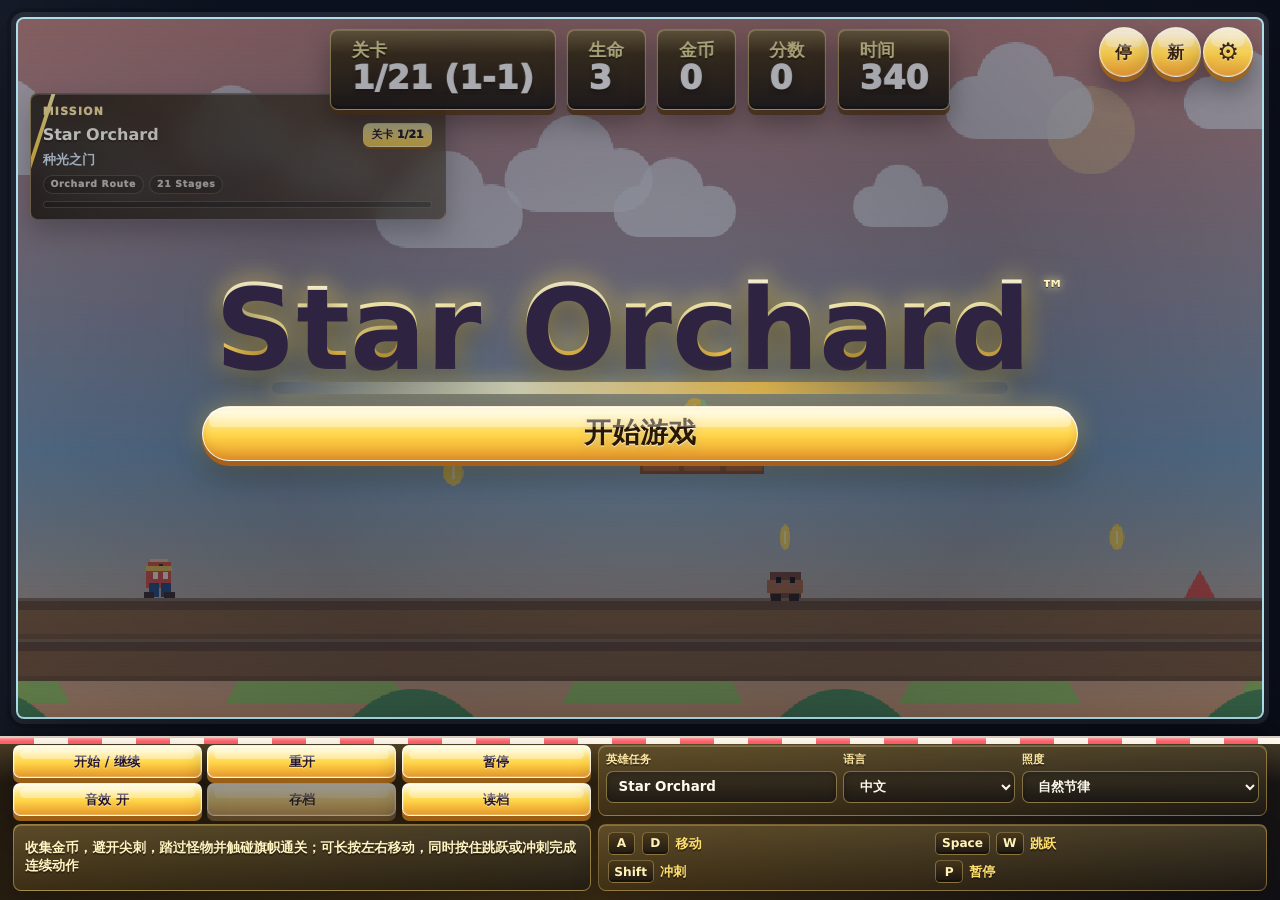
<file: manual-build/asset-stage/assets/game/index.html>
<!doctype html>
<html lang="zh-CN">
  <head>
    <meta charset="utf-8">
    <meta name="viewport" content="width=device-width, initial-scale=1, minimum-scale=1, maximum-scale=1, user-scalable=no, viewport-fit=cover">
    <title>Star Orchard Platformer</title>
    <link rel="stylesheet" href="styles.css">
  </head>
  <body>
    <main class="shell" aria-label="Star Orchard Platformer">
      <section class="game-wrap" aria-label="Game stage">
        <div class="stage-frame">
          <canvas id="game" width="960" height="540" aria-label="Side-scrolling platform game canvas"></canvas>
          <div class="mission-dock" aria-label="Mission status">
            <span class="chapter-eyebrow" data-i18n="missionEyebrow">Mission</span>
            <div class="mission-heading">
              <strong id="questTitle">Star Orchard</strong>
              <span id="levelBadge" class="level-badge">Level 1/21</span>
            </div>
            <span class="chapter-name" id="chapterText">The orchard gate is waiting.</span>
            <div class="mission-meta" aria-hidden="true">
              <span data-i18n="routeLabel">ORCHARD ROUTE</span>
              <span data-i18n="stageCount">21 STAGES</span>
            </div>
            <div class="chapter-progress" aria-hidden="true">
              <span id="chapterProgress"></span>
            </div>
          </div>
          <div class="hud-strip" aria-label="Game status">
            <div class="stat-card"><span data-i18n="hudLevel">Level</span><strong id="levelText">1</strong></div>
            <div class="stat-card"><span data-i18n="hudLives">Lives</span><strong id="livesText">3</strong></div>
            <div class="stat-card"><span data-i18n="hudCoins">Coins</span><strong id="coinsText">0</strong></div>
            <div class="stat-card"><span data-i18n="hudScore">Score</span><strong id="scoreText">0</strong></div>
            <div class="stat-card wide"><span data-i18n="hudTime">Time</span><strong id="timeText">0</strong></div>
          </div>
          <button id="systemBtn" class="system-btn" type="button" data-i18n="systemBtn">系统设置</button>
          <div class="quick-actions" aria-label="Quick game actions">
            <button id="quickPauseBtn" class="quick-action" type="button" data-i18n="quickPauseBtn">P</button>
            <button id="quickRestartBtn" class="quick-action" type="button" data-i18n="quickRestartBtn">R</button>
            <button id="quickSaveBtn" class="quick-action save-only" type="button" data-i18n="quickSaveBtn">S</button>
            <button id="quickLoadBtn" class="quick-action save-only" type="button" data-i18n="quickLoadBtn">L</button>
          </div>
          <div id="overlay" class="overlay">
            <h1 class="brand-mark" aria-label="Star Orchard™️">
              <span class="brand-name">Star Orchard</span><span class="brand-tm" aria-hidden="true">™</span>
            </h1>
            <button id="overlayText" class="overlay-start" type="button">开始游戏</button>
          </div>
          <div id="playHint" class="play-hint" aria-live="polite"></div>
          <div class="touch-controls" aria-label="Touch game controls">
            <div class="touch-cluster move-cluster">
              <button id="touchLeft" class="touch-btn" type="button" aria-label="Move left">‹</button>
              <button id="touchRight" class="touch-btn" type="button" aria-label="Move right">›</button>
            </div>
            <div class="touch-cluster action-cluster">
              <button id="touchDash" class="touch-btn small" type="button" aria-label="Dash"><span class="touch-symbol">D</span><span class="touch-hint" data-touch-label="dash">冲刺</span></button>
              <button id="touchJump" class="touch-btn primary" type="button" aria-label="Jump"><span class="touch-symbol">J</span><span class="touch-hint" data-touch-label="jump">跳跃</span></button>
            </div>
          </div>
          <div id="systemModal" class="system-modal hidden" role="dialog" aria-modal="true" aria-labelledby="systemTitle">
            <div class="system-sheet">
              <div class="system-head">
                <h2 id="systemTitle" data-i18n="systemTitle">系统设置</h2>
                <button id="systemCloseBtn" class="icon-btn" type="button" aria-label="Close">×</button>
              </div>
              <div class="system-grid">
                <label class="system-section">
                  <span data-i18n="languageLabel">Language</span>
                  <select id="systemLanguageSelect">
                    <option value="zh">简体中文</option>
                    <option value="zhHK">中文古体</option>
                    <option value="en">English</option>
                    <option value="fr">Français</option>
                    <option value="es">Español</option>
                    <option value="ru">Русский</option>
                    <option value="ar">العربية</option>
                    <option value="ja">日本語</option>
                    <option value="de">Deutsch</option>
                  </select>
                </label>
                <label class="system-section">
                  <span data-i18n="lightLabel">光照</span>
                  <select id="systemLightSelect">
                    <option value="auto" data-i18n="lightAuto">自然节律</option>
                    <option value="dawn" data-i18n="lightDawn">清晨</option>
                    <option value="day" data-i18n="lightDay">白昼</option>
                    <option value="dusk" data-i18n="lightDusk">傍晚</option>
                    <option value="night" data-i18n="lightNight">夜晚</option>
                  </select>
                </label>
                <label class="system-section">
                  <span data-i18n="weatherLabel">天气</span>
                  <select id="weatherSelect">
                    <option value="auto" data-i18n="weatherAuto">自然节律</option>
                    <option value="sunny" data-i18n="weatherSunny">晴天</option>
                    <option value="cloudy" data-i18n="weatherCloudy">多云</option>
                    <option value="rain" data-i18n="weatherRain">雨天</option>
                    <option value="storm" data-i18n="weatherStorm">雷电</option>
                  </select>
                </label>
                <label class="system-section">
                  <span data-i18n="levelSelectLabel">关卡</span>
                  <select id="levelSelect"></select>
                  <small id="levelLockText" class="system-note" data-i18n="levelLocked">通过前十关后开启选关。</small>
                </label>
              </div>
            </div>
          </div>
        </div>
      </section>

      <section class="panel" aria-label="Game controls and settings">
        <div class="controls">
          <button id="startBtn" type="button" data-i18n="startBtn">Start / Continue</button>
          <button id="restartBtn" type="button" data-i18n="restartBtn">Restart</button>
          <button id="pauseBtn" type="button" data-i18n="pauseBtn">Pause</button>
          <button id="soundBtn" type="button" aria-pressed="true" data-i18n="soundOn">Sound On</button>
          <button id="saveBtn" type="button" data-i18n="saveBtn">Save</button>
          <button id="loadBtn" type="button" data-i18n="loadBtn">Load</button>
        </div>

        <form class="settings" aria-label="Settings">
          <label>
            <span data-i18n="heroLabel">Hero quest</span>
            <input id="heroNameInput" maxlength="28" autocomplete="off" value="Star Orchard">
          </label>
          <label>
            <span data-i18n="languageLabel">Language</span>
            <select id="languageSelect">
              <option value="zh">中文</option>
              <option value="en">English</option>
              <option value="fr">Francais</option>
              <option value="es">Espanol</option>
              <option value="ru">Русский</option>
              <option value="ar">العربية</option>
            </select>
          </label>
          <label>
            <span data-i18n="lightLabel">Brightness</span>
            <select id="lightSelect">
              <option value="auto" data-i18n="lightAuto">Natural cycle</option>
              <option value="day" data-i18n="lightDay">Day</option>
              <option value="night" data-i18n="lightNight">Night</option>
            </select>
          </label>
        </form>

        <div class="cue-feed" id="cueFeed" aria-live="polite">Collect coins, avoid thorns, stomp enemies, and touch the flag.</div>
        <div class="control-map" aria-label="Keyboard controls">
          <span><kbd>A</kbd><kbd>D</kbd><b data-i18n="moveHint">Move</b></span>
          <span><kbd>Space</kbd><kbd>W</kbd><b data-i18n="jumpHint">Jump</b></span>
          <span><kbd>Shift</kbd><b data-i18n="dashHint">Dash</b></span>
          <span><kbd>P</kbd><b data-i18n="pauseHint">Pause</b></span>
        </div>
      </section>
    </main>
    <script src="game.js"></script>
  </body>
</html>
</file>
<file: manual-build/asset-stage/assets/game/styles.css>
:root {
  color-scheme: dark;
  --text: #fff8dd;
  --muted: #e2d0a7;
  --panel: #221a10;
  --panel-2: #3a2b14;
  --panel-3: #111014;
  --line: rgba(255, 215, 111, 0.34);
  --line-strong: rgba(255, 227, 142, 0.72);
  --gold: #ffd447;
  --gold-soft: #fff1a8;
  --gold-mid: #dca437;
  --gold-deep: #9d6217;
  --coral: #f3a64c;
  --mint: #e8c45a;
  --blue: #b7892f;
  --divider-warm: #ff5f68;
  --divider-light: #fff7ea;
  --shadow: rgba(4, 7, 16, 0.42);
  --ink-shadow: 0 2px 0 rgba(32, 20, 5, 0.58), 0 7px 18px rgba(0, 0, 0, 0.34);
  --panel-shadow: 0 12px 0 rgba(0, 0, 0, 0.2), 0 22px 48px rgba(0, 0, 0, 0.28);
}

* {
  box-sizing: border-box;
}

html,
body {
  width: 100%;
  height: 100%;
  min-height: 100%;
  overscroll-behavior: none;
  touch-action: none;
}

body {
  margin: 0;
  color: var(--text);
  overflow: hidden;
  font-family: "Segoe UI Variable Display", "Segoe UI", "Microsoft YaHei UI", "PingFang SC", "Noto Sans", ui-sans-serif, system-ui, sans-serif;
  font-weight: 780;
  text-rendering: geometricPrecision;
  -webkit-text-size-adjust: 100%;
  background:
    linear-gradient(180deg, rgba(255, 255, 255, 0.08), transparent 26%),
    linear-gradient(135deg, #17233f 0%, #1d5b68 46%, #191b31 100%);
}

button,
input,
select {
  font: 900 0.84rem/1 "Segoe UI Variable Display", "Segoe UI", "Microsoft YaHei UI", system-ui, sans-serif;
}

button {
  position: relative;
  min-width: 0;
  min-height: 2.06rem;
  border: 1px solid rgba(255, 255, 255, 0.82);
  border-radius: 7px;
  padding: 0.36rem 0.58rem;
  color: #24152d;
  background:
    linear-gradient(180deg, rgba(255, 255, 255, 0.58), transparent 32%),
    linear-gradient(180deg, #fff9c7 0%, var(--gold) 54%, #e6982c 100%);
  box-shadow: 0 5px 0 var(--gold-deep), 0 14px 26px var(--shadow), inset 0 0 0 1px rgba(255, 255, 255, 0.22);
  text-shadow: 0 1px 0 rgba(255, 255, 255, 0.55);
  cursor: pointer;
  -webkit-tap-highlight-color: transparent;
  appearance: none;
  transition: transform 140ms ease, box-shadow 140ms ease, filter 140ms ease, opacity 140ms ease;
}

button[disabled] {
  opacity: 0.55;
  cursor: not-allowed;
  filter: grayscale(0.45);
}

button::before {
  content: "";
  position: absolute;
  inset: 4px 6px auto 6px;
  height: 30%;
  border-radius: 5px;
  background: rgba(255, 255, 255, 0.34);
  pointer-events: none;
}

button:not([disabled]):hover,
button:not([disabled]):focus-visible {
  outline: none;
  filter: saturate(1.14) brightness(1.04);
  transform: translateY(-2px);
  box-shadow: 0 6px 0 var(--gold-deep), 0 16px 26px var(--shadow);
}

button:not([disabled]):active {
  transform: translateY(3px);
  box-shadow: 0 1px 0 var(--gold-deep), 0 8px 16px var(--shadow);
}

input,
select {
  width: 100%;
  min-height: 2rem;
  border: 1px solid rgba(255, 222, 127, 0.42);
  border-radius: 7px;
  padding: 0 0.72rem;
  color: #fffaf0;
  background:
    linear-gradient(180deg, rgba(255, 228, 144, 0.12), rgba(255, 255, 255, 0.02)),
    rgba(21, 18, 15, 0.82);
  box-shadow: inset 0 2px 7px rgba(0, 0, 0, 0.28);
}

select option {
  color: #172235;
}

kbd {
  display: inline-grid;
  place-items: center;
  min-width: 1.72rem;
  min-height: 1.42rem;
  padding: 0 0.35rem;
  border: 1px solid rgba(255, 221, 124, 0.38);
  border-radius: 5px;
  color: #fff3ba;
  background: linear-gradient(180deg, rgba(73, 54, 24, 0.86), rgba(19, 17, 17, 0.78));
  box-shadow: inset 0 -2px 0 rgba(0, 0, 0, 0.28);
  font: 800 0.76rem/1 system-ui, sans-serif;
}

.shell {
  min-height: 100vh;
  display: grid;
  grid-template-rows: minmax(0, 1fr) auto;
}

.game-wrap {
  position: relative;
  min-height: 0;
  display: grid;
  place-items: center;
  padding: clamp(0.55rem, 1.5vw, 1rem);
  background:
    linear-gradient(90deg, rgba(255, 255, 255, 0.04), transparent 18%, transparent 82%, rgba(0, 0, 0, 0.16)),
    #0d1220;
}

.stage-frame {
  position: relative;
  width: min(100%, calc((100vh - 96px) * 1.7778), 1680px);
  max-width: 100vw;
  aspect-ratio: 16 / 9;
  min-height: 0;
  border: 2px solid rgba(255, 250, 220, 0.44);
  border-radius: 8px;
  overflow: hidden;
  background: #6cc7f2;
  box-shadow:
    0 28px 68px rgba(0, 0, 0, 0.38),
    0 0 0 5px rgba(255, 255, 255, 0.1),
    0 0 0 9px rgba(12, 18, 33, 0.45),
    inset 0 0 0 1px rgba(255, 255, 255, 0.22);
}

.stage-frame,
.stage-frame * {
  touch-action: none;
  -webkit-touch-callout: none;
  -webkit-user-select: none;
  user-select: none;
}

.stage-frame::after {
  content: "";
  position: absolute;
  inset: 0;
  pointer-events: none;
  background:
    linear-gradient(180deg, rgba(255, 255, 255, 0.12), transparent 22%, transparent 78%, rgba(0, 0, 0, 0.18)),
    repeating-linear-gradient(0deg, rgba(255, 255, 255, 0.022) 0 1px, transparent 1px 4px);
  mix-blend-mode: soft-light;
}

canvas {
  width: 100%;
  height: 100%;
  display: block;
  touch-action: none;
  image-rendering: pixelated;
  background: #6cc7f2;
}

.hud-strip {
  position: absolute;
  z-index: 2;
  inset: 0.66rem auto auto 50%;
  display: grid;
  grid-template-columns: repeat(5, max-content);
  gap: 0.72rem;
  transform: translateX(-50%);
  pointer-events: none;
}

.stat-card,
.mission-dock,
.cue-feed,
.control-map,
.settings {
  border: 1px solid var(--line);
  border-radius: 8px;
  background:
    linear-gradient(180deg, rgba(255, 222, 132, 0.2), rgba(255, 214, 88, 0.055)),
    linear-gradient(135deg, rgba(54, 40, 18, 0.92), rgba(16, 14, 15, 0.82));
  box-shadow: inset 0 1px 0 rgba(255, 238, 176, 0.24), 0 12px 26px rgba(0, 0, 0, 0.22);
  backdrop-filter: blur(12px);
}

.stat-card {
  min-width: 0;
  min-height: 5.02rem;
  padding: 0.77rem 1.3rem 0.82rem;
  border-color: var(--line-strong);
  background:
    linear-gradient(180deg, rgba(255, 245, 182, 0.28), transparent 30%),
    linear-gradient(180deg, rgba(83, 61, 24, 0.96), rgba(28, 22, 17, 0.94));
  box-shadow:
    inset 0 1px 0 rgba(255, 244, 189, 0.36),
    inset 0 -3px 0 rgba(0, 0, 0, 0.25),
    0 5px 0 rgba(94, 57, 13, 0.8),
    0 14px 26px rgba(0, 0, 0, 0.34);
}

.stat-card span {
  display: block;
  color: var(--gold-soft);
  font-size: clamp(1.1rem, 1.08vw, 1.3rem);
  font-weight: 950;
  line-height: 1;
  text-shadow: 0 2px 0 rgba(0, 0, 0, 0.42);
}

.stat-card strong {
  display: block;
  margin-top: 0.12rem;
  color: #fff;
  font-size: clamp(2.06rem, 2.5vw, 2.68rem);
  font-weight: 950;
  line-height: 1;
  overflow: hidden;
  text-overflow: ellipsis;
  text-shadow: var(--ink-shadow);
}

.overlay {
  position: absolute;
  z-index: 3;
  inset: 0;
  display: grid;
  place-content: center;
  gap: 0.7rem;
  text-align: center;
  background:
    radial-gradient(circle at center, rgba(18, 21, 34, 0.08), rgba(18, 21, 34, 0.24) 52%, rgba(18, 21, 34, 0.1)),
    rgba(18, 24, 41, 0.18);
  pointer-events: auto;
  animation: overlayPulse 3.4s ease-in-out infinite;
}

.overlay.hidden {
  display: none;
}

.brand-mark {
  position: relative;
  display: inline-flex;
  align-items: flex-start;
  justify-content: center;
  gap: 0.08em;
  margin: 0;
  padding: 0.02em 0.12em 0.16em;
  color: #fff9dd;
  font-size: clamp(3.1rem, 8.8vw, 7.1rem);
  line-height: 0.88;
  letter-spacing: 0;
  text-shadow:
    0 4px 0 #2e2441,
    0 12px 28px rgba(0, 0, 0, 0.48),
    0 0 24px rgba(255, 229, 117, 0.42);
  filter: drop-shadow(0 0 14px rgba(255, 212, 71, 0.28));
  animation: brandGlow 3.4s ease-in-out infinite;
}

.brand-mark::after {
  content: "";
  position: absolute;
  left: 8%;
  right: 8%;
  bottom: 0;
  height: 0.11em;
  border-radius: 999px;
  background:
    linear-gradient(90deg, transparent, rgba(255, 252, 209, 0.82), rgba(255, 197, 62, 0.92), transparent);
  box-shadow: 0 0 18px rgba(255, 218, 94, 0.42);
  opacity: 0.78;
}

.brand-name {
  display: inline-block;
  background: linear-gradient(180deg, #fffdf0 0%, #fff1a8 44%, #ffc33d 82%, #f08f2c 100%);
  -webkit-background-clip: text;
  background-clip: text;
  color: transparent;
}

.brand-tm {
  display: inline-block;
  margin-top: 0.02em;
  color: #fff5bd;
  font-size: 0.22em;
  line-height: 1;
  text-shadow:
    0 1px 0 rgba(58, 36, 8, 0.72),
    0 0 10px rgba(255, 238, 160, 0.88);
}

.overlay p {
  width: fit-content;
  max-width: min(86vw, 36rem);
  margin: 0 auto;
  padding: 0.5rem 0.86rem;
  border: 1px solid rgba(255, 255, 255, 0.78);
  border-radius: 7px;
  color: #37223c;
  background: linear-gradient(180deg, #fff8b8, #ffd447);
  box-shadow: 0 4px 0 #a85f17, 0 12px 22px rgba(0, 0, 0, 0.25);
  font-weight: 950;
}

.overlay-start {
  display: inline-flex;
  align-items: center;
  justify-content: center;
  flex-wrap: wrap;
  min-width: min(19rem, 66vw);
  min-height: 3.12rem;
  padding: 0.66rem 1.58rem;
  color: #2a1700;
  font-size: clamp(1.28rem, 3.26vw, 1.78rem);
  font-weight: 950;
  line-height: 1.12;
  text-transform: uppercase;
  white-space: normal;
  overflow: visible;
  border-radius: 999px;
  text-shadow:
    0 1px 0 rgba(255, 255, 255, 0.8),
    0 0 9px rgba(255, 244, 178, 0.78),
    0 2px 8px rgba(114, 61, 5, 0.32);
  box-shadow:
    0 5px 0 #a85f17,
    0 16px 26px rgba(0, 0, 0, 0.28),
    0 0 26px rgba(255, 212, 71, 0.38),
    inset 0 1px 0 rgba(255, 255, 255, 0.58),
    inset 0 -4px 10px rgba(169, 91, 13, 0.22);
}

.overlay-word {
  display: inline-block;
}

.overlay-punct {
  display: inline-grid;
  place-items: center;
  min-width: 0.92em;
  height: 0.92em;
  margin: 0 0.08em;
  border-radius: 42% 58% 45% 55%;
  color: #fff4b8;
  background:
    radial-gradient(circle at 50% 50%, rgba(255, 255, 255, 0.42), transparent 36%),
    linear-gradient(180deg, rgba(255, 215, 76, 0.28), rgba(211, 135, 29, 0.12));
  box-shadow: 0 0 12px rgba(255, 218, 91, 0.5), inset 0 0 0 1px rgba(255, 244, 184, 0.3);
  font-size: 0.5em;
  vertical-align: 0.14em;
  text-shadow: 0 0 7px rgba(255, 249, 190, 0.8);
}

.stage-frame.start-burst::before {
  content: "";
  position: absolute;
  z-index: 5;
  inset: 0;
  pointer-events: none;
  background:
    radial-gradient(circle at 50% 54%, rgba(255, 244, 166, 0.72), rgba(255, 212, 71, 0.2) 18%, transparent 38%),
    radial-gradient(circle at 50% 54%, transparent 0 18%, rgba(255, 255, 255, 0.52) 19%, transparent 34%);
  animation: startBloom 900ms ease-out both;
}

.play-hint {
  position: absolute;
  z-index: 6;
  left: 50%;
  top: clamp(7.35rem, 14vh, 9.5rem);
  display: none;
  max-width: min(58rem, 78vw);
  border: 1px solid rgba(255, 243, 190, 0.7);
  border-top-color: rgba(255, 252, 220, 0.9);
  border-radius: 18px;
  padding: 1.02rem 1.26rem 1rem;
  color: #fff8d8;
  background:
    radial-gradient(circle at 8% 18%, rgba(255, 251, 217, 0.3), transparent 32%),
    linear-gradient(135deg, rgba(255, 240, 176, 0.28), rgba(255, 212, 71, 0.08) 48%, rgba(36, 24, 13, 0.78)),
    rgba(25, 18, 12, 0.76);
  box-shadow:
    0 16px 36px rgba(0, 0, 0, 0.28),
    0 0 28px rgba(255, 212, 71, 0.2),
    inset 0 1px 0 rgba(255, 255, 255, 0.28),
    inset 0 -1px 0 rgba(255, 214, 89, 0.16);
  font-size: clamp(1.15rem, 1.9vw, 1.48rem);
  font-weight: 950;
  line-height: 1.2;
  text-align: left;
  text-shadow: 0 2px 0 rgba(0, 0, 0, 0.34);
  pointer-events: none;
  transform: translateX(-50%);
  backdrop-filter: blur(9px) saturate(1.08);
  overflow: hidden;
}

.play-hint::before {
  content: "";
  position: absolute;
  inset: 0;
  background: linear-gradient(105deg, transparent 0 34%, rgba(255, 255, 255, 0.18) 45%, transparent 58% 100%);
  transform: translateX(-120%);
  animation: hintSheen 4.8s ease both;
}

.play-hint-badge {
  position: absolute;
  left: 1.24rem;
  top: 0.72rem;
  display: block;
  width: 4.8rem;
  height: 2px;
  overflow: hidden;
  color: transparent;
  background: linear-gradient(90deg, rgba(255, 235, 151, 0.08), rgba(255, 235, 151, 0.86), rgba(255, 235, 151, 0.08));
  box-shadow: 0 0 12px rgba(255, 218, 94, 0.34);
  font-size: 0;
  line-height: 0;
  pointer-events: none;
}

.play-hint-badge::before {
  content: "";
  position: absolute;
  left: 50%;
  top: 50%;
  width: 0.34rem;
  height: 0.34rem;
  border-radius: 50%;
  background: rgba(255, 235, 151, 0.92);
  box-shadow: 0 0 14px rgba(255, 219, 91, 0.7);
  transform: translate(-50%, -50%);
}

.play-hint-copy {
  position: relative;
  display: block;
  padding-top: 0.34rem;
}

.play-hint.is-visible {
  display: block;
  animation: hintSettle 4.8s ease both;
}

.system-btn,
.quick-action {
  position: absolute;
  z-index: 6;
  top: 0.52rem;
  display: grid;
  place-items: center;
  width: 3.12rem;
  height: 3.12rem;
  min-width: 0;
  min-height: 0;
  border-radius: 50%;
  padding: 0;
  opacity: 0.9;
}

.system-btn {
  right: 0.56rem;
  font-size: 0;
}

.system-btn::before {
  inset: 5px 7px auto 7px;
  height: 28%;
  border-radius: 999px;
}

.quick-action {
  color: #2c1905;
  font-size: clamp(0.86rem, 1.32vw, 1.06rem);
  font-weight: 950;
  letter-spacing: 0;
  line-height: 0.96;
  text-align: center;
  text-shadow:
    0 1px 0 rgba(255, 255, 255, 0.62),
    0 0 8px rgba(255, 248, 188, 0.46);
  opacity: 0.88;
}

.system-btn::after {
  content: "⚙";
  position: absolute;
  left: 50%;
  top: 50%;
  display: grid;
  place-items: center;
  width: auto;
  height: auto;
  margin: auto;
  color: #3a240c;
  font-size: 1.52rem;
  line-height: 1;
  font-family: "Segoe UI Symbol", "Segoe UI Emoji", "Noto Sans Symbols", system-ui, sans-serif;
  text-shadow: 0 1px 0 rgba(255, 255, 255, 0.56);
  transform: translate(-50%, -50%);
}

.system-modal {
  position: absolute;
  z-index: 9;
  inset: 0;
  display: grid;
  place-items: center;
  padding: 1rem;
  background: rgba(8, 10, 18, 0.44);
  backdrop-filter: blur(10px);
}

.system-modal.hidden {
  display: none;
}

.system-sheet {
  width: min(38rem, 92vw);
  max-height: 86%;
  overflow: auto;
  border: 3px solid rgba(255, 238, 165, 0.68);
  border-radius: 14px;
  padding: 1rem;
  background:
    radial-gradient(circle at 12% 10%, rgba(255, 236, 149, 0.2), transparent 32%),
    linear-gradient(180deg, rgba(255, 240, 176, 0.22), rgba(255, 255, 255, 0.035)),
    linear-gradient(135deg, rgba(56, 41, 18, 0.96), rgba(18, 15, 16, 0.96));
  box-shadow:
    0 8px 0 rgba(101, 61, 13, 0.72),
    0 24px 64px rgba(0, 0, 0, 0.46),
    0 0 0 5px rgba(70, 43, 12, 0.42),
    inset 0 1px 0 rgba(255, 255, 255, 0.24),
    inset 0 -6px 18px rgba(0, 0, 0, 0.18);
  animation: menuBloom 260ms ease-out both;
}

.system-sheet::before {
  content: "";
  position: sticky;
  top: 0;
  display: block;
  height: 0;
  pointer-events: none;
}

.system-head {
  display: flex;
  align-items: center;
  justify-content: space-between;
  gap: 1rem;
  margin-bottom: 0.64rem;
}

.system-head h2 {
  margin: 0;
  color: #fff6c8;
  font-size: 1.1rem;
  text-shadow: var(--ink-shadow);
}

.icon-btn {
  width: 2rem;
  min-height: 2rem;
  padding: 0;
  border-radius: 50%;
}

.system-grid {
  display: grid;
  grid-template-columns: repeat(2, minmax(0, 1fr));
  gap: 0.9rem;
}

.system-section {
  display: grid;
  align-content: start;
  gap: 0.58rem;
  min-height: 0;
  border: 2px solid rgba(255, 225, 133, 0.42);
  border-radius: 12px;
  padding: 0.72rem;
  background:
    linear-gradient(180deg, rgba(255, 237, 166, 0.12), rgba(255, 212, 71, 0.025)),
    rgba(24, 18, 11, 0.5);
  box-shadow:
    inset 0 1px 0 rgba(255, 255, 255, 0.14),
    inset 0 -3px 0 rgba(0, 0, 0, 0.16),
    0 8px 18px rgba(0, 0, 0, 0.14);
  animation: sectionSettle 340ms ease both;
}

.system-grid span,
.system-note {
  color: #ffe9a7;
  font-size: 0.82rem;
  font-weight: 950;
  line-height: 1.1;
}

.system-section > span {
  display: inline-flex;
  align-items: center;
  width: fit-content;
  min-height: 1.24rem;
  border-radius: 999px;
  padding: 0.18rem 0.52rem;
  color: #2a1704;
  background:
    linear-gradient(180deg, rgba(255, 255, 255, 0.54), transparent 42%),
    linear-gradient(180deg, #fff0a1, #e5a739);
  box-shadow: 0 3px 0 rgba(126, 74, 10, 0.72), 0 7px 12px rgba(0, 0, 0, 0.18);
  text-shadow: 0 1px 0 rgba(255, 255, 255, 0.62);
}

.system-grid select {
  min-height: 2.18rem;
  font-size: 0.82rem;
  font-weight: 900;
}

.system-grid select.native-system-select {
  position: absolute;
  width: 1px;
  height: 1px;
  min-height: 0;
  padding: 0;
  opacity: 0;
  pointer-events: none;
}

.system-option-block {
  display: grid;
  grid-template-columns: repeat(2, minmax(0, 1fr));
  gap: 0.48rem 0.54rem;
}

.system-option-block[data-system-options="systemLanguageSelect"] {
  grid-template-columns: repeat(3, minmax(0, 1fr));
}

.system-option-block[data-system-options="levelSelect"] {
  grid-template-columns: repeat(2, minmax(0, 1fr));
}

.system-option {
  min-height: 2.06rem;
  border: 1px solid rgba(255, 228, 139, 0.36);
  border-radius: 8px;
  padding: 0.36rem 0.58rem;
  color: #fff1b8;
  background:
    linear-gradient(180deg, rgba(255, 240, 176, 0.16), rgba(255, 212, 71, 0.035)),
    rgba(34, 26, 15, 0.72);
  box-shadow:
    inset 0 1px 0 rgba(255, 255, 255, 0.13),
    0 6px 14px rgba(0, 0, 0, 0.16);
  font-size: clamp(0.7rem, 1.36vw, 0.84rem);
  font-weight: 950;
  line-height: 1.08;
  text-align: center;
  text-shadow: 0 2px 0 rgba(0, 0, 0, 0.28);
  white-space: normal;
  overflow-wrap: anywhere;
}

.system-option::before {
  inset: 3px 5px auto 5px;
  height: 34%;
  opacity: 0.45;
}

.system-option[dir="rtl"] {
  direction: rtl;
  unicode-bidi: isolate;
  text-align: center;
}

.system-option.is-selected {
  border-color: rgba(255, 251, 214, 0.88);
  color: #2a1603;
  background:
    linear-gradient(180deg, rgba(255, 255, 255, 0.66), rgba(255, 244, 166, 0.24) 28%, transparent 44%),
    linear-gradient(180deg, #fff3aa 0%, #ffd447 56%, #e39a2c 100%);
  box-shadow:
    0 4px 0 rgba(132, 77, 10, 0.88),
    0 12px 22px rgba(0, 0, 0, 0.22),
    0 0 18px rgba(255, 212, 71, 0.26),
    inset 0 1px 0 rgba(255, 255, 255, 0.5);
  text-shadow:
    0 1px 0 rgba(255, 255, 255, 0.7),
    0 0 8px rgba(255, 249, 196, 0.7);
  animation: optionGlow 720ms ease both;
}

.system-option[disabled] {
  opacity: 0.48;
  filter: grayscale(0.38);
  transform: none;
  box-shadow: inset 0 1px 0 rgba(255, 255, 255, 0.08);
}

.system-note {
  margin: 0;
  border: 0;
  border-radius: 0;
  padding: 0;
  background: transparent;
  color: rgba(255, 241, 184, 0.78);
  font-size: 0.68rem;
  font-weight: 950;
  text-align: left;
  overflow-wrap: anywhere;
  text-shadow: 0 1px 6px rgba(0, 0, 0, 0.32);
}

.system-section:has(#levelSelect) {
  position: relative;
  padding-top: 0.66rem;
}

.system-section:has(#levelSelect) > span {
  margin-right: 42%;
}

.system-section:has(#levelSelect) .system-note {
  position: absolute;
  top: 0.78rem;
  right: 0.68rem;
  max-width: 58%;
  line-height: 1.12;
  letter-spacing: 0;
}

.quick-actions {
  position: absolute;
  z-index: 5;
  inset: 0;
  pointer-events: none;
}

.quick-action {
  pointer-events: auto;
}

#quickRestartBtn {
  right: 3.82rem;
}

#quickPauseBtn {
  right: 7.08rem;
}

#quickSaveBtn {
  left: 0.56rem;
}

#quickLoadBtn {
  left: 3.82rem;
}

.quick-action.is-hidden {
  display: none;
}

.quick-action:not([disabled]):hover,
.quick-action:not([disabled]):focus-visible {
  transform: translateY(-1px);
}

.quick-action.is-active {
  filter: saturate(1.16) brightness(1.08);
  box-shadow:
    0 4px 0 var(--gold-deep),
    0 12px 22px rgba(0, 0, 0, 0.26),
    0 0 18px rgba(255, 244, 166, 0.36),
    inset 0 0 0 1px rgba(255, 255, 255, 0.32);
}

.quick-action[disabled] {
  display: none;
}

.touch-controls {
  position: absolute;
  z-index: 4;
  inset: auto 1rem 1rem 1rem;
  display: flex;
  align-items: flex-end;
  justify-content: space-between;
  pointer-events: none;
}

.touch-cluster {
  display: flex;
  gap: 1.02rem;
  pointer-events: auto;
}

.touch-btn {
  display: grid;
  place-items: center;
  width: clamp(3.4rem, 10vw, 4.4rem);
  height: clamp(3.4rem, 10vw, 4.4rem);
  min-height: 0;
  border: 2px solid rgba(255, 247, 234, 0.86);
  border-radius: 50%;
  padding: 0;
  color: #fffaf0;
  background:
    linear-gradient(180deg, rgba(255, 255, 255, 0.28), transparent 38%),
    linear-gradient(180deg, rgba(78, 58, 24, 0.88), rgba(21, 17, 14, 0.72));
  box-shadow:
    inset 0 2px 0 rgba(255, 255, 255, 0.26),
    inset 0 -5px 0 rgba(0, 0, 0, 0.24),
    0 5px 0 rgba(84, 50, 10, 0.68),
    0 16px 30px rgba(0, 0, 0, 0.28);
  font-size: clamp(1.55rem, 5vw, 2.35rem);
  font-weight: 950;
  line-height: 1;
  touch-action: none;
  user-select: none;
  -webkit-user-select: none;
  -webkit-tap-highlight-color: transparent;
  outline: none;
}

.touch-btn:focus,
.touch-btn:focus-visible,
.touch-btn:active {
  outline: none;
}

.touch-btn:not([disabled]):focus-visible {
  filter: none;
}

.touch-symbol {
  max-width: 86%;
  overflow: hidden;
  text-overflow: ellipsis;
  white-space: nowrap;
  pointer-events: none;
}

.touch-btn.small {
  width: clamp(3rem, 8vw, 3.7rem);
  height: clamp(3rem, 8vw, 3.7rem);
  align-self: flex-end;
  font-size: clamp(1rem, 3vw, 1.25rem);
}

.touch-btn.primary {
  border-color: rgba(255, 244, 180, 0.95);
  color: #2d1807;
  background:
    linear-gradient(180deg, rgba(255, 255, 255, 0.62), transparent 32%),
    linear-gradient(180deg, #fff3a6, #ffd447 54%, #d78a22);
  text-shadow: 0 1px 0 rgba(255, 255, 255, 0.55);
}

button.touch-btn.is-down,
button.touch-btn.is-down:active,
button.touch-btn:active {
  transform: translateY(13px) scale(0.88);
  filter: brightness(1.2) saturate(1.18);
  box-shadow:
    inset 0 2px 0 rgba(255, 255, 255, 0.34),
    inset 0 -2px 0 rgba(0, 0, 0, 0.18),
    0 1px 0 rgba(84, 50, 10, 0.72),
    0 0 30px rgba(119, 210, 255, 0.42),
    0 8px 18px rgba(0, 0, 0, 0.16);
  animation: controlPressPulse 520ms ease-out both;
}

button.touch-btn.is-down::after,
button.touch-btn:active::after {
  inset: -9%;
  border: 3px solid rgba(128, 218, 255, 0.86);
  opacity: 1;
  transform: scale(1.04);
  box-shadow:
    0 0 0 0.38rem rgba(128, 218, 255, 0.2),
    0 0 1.4rem rgba(128, 218, 255, 0.46),
    0 0 2rem rgba(255, 226, 128, 0.3);
  animation: controlHeldGlow 760ms ease-in-out infinite alternate;
}

.touch-btn.is-press-flash {
  animation: controlTapPop 520ms ease-out both;
}

@media (hover: hover) and (pointer: fine) {
  .touch-controls {
    opacity: 0;
    visibility: hidden;
  }
}

.panel {
  position: relative;
  display: grid;
  grid-template-columns: minmax(17rem, 0.86fr) minmax(24rem, 1.12fr) minmax(15rem, 0.88fr) minmax(15rem, 0.78fr);
  gap: 0.46rem;
  align-items: stretch;
  padding: 0.46rem clamp(0.58rem, 1vw, 0.82rem) 0.54rem;
  background:
    linear-gradient(180deg, rgba(255, 223, 126, 0.2), transparent 28%),
    linear-gradient(135deg, var(--panel) 0%, var(--panel-2) 52%, var(--panel-3) 100%);
  border-top: 2px solid rgba(255, 247, 234, 0.82);
  box-shadow: 0 -10px 28px rgba(0, 0, 0, 0.28), inset 0 1px 0 rgba(255, 255, 255, 0.16);
}

.panel::before {
  content: "";
  position: absolute;
  inset: 0 0 auto;
  height: 6px;
  background:
    linear-gradient(180deg, rgba(255, 255, 255, 0.36), rgba(255, 255, 255, 0.04) 54%, transparent),
    repeating-linear-gradient(90deg, var(--divider-warm) 0 34px, var(--divider-light) 34px 68px);
  background-size: 136px 6px;
  animation: railRun 5.6s linear infinite;
}

.panel > * {
  min-width: 0;
}

.mission-dock {
  position: absolute;
  z-index: 2;
  left: max(0.72rem, env(safe-area-inset-left));
  top: 4.62rem;
  width: min(26rem, calc(100% - 2rem));
  display: flex;
  flex-direction: column;
  gap: 0.34rem;
  padding: 0.68rem 0.76rem 0.72rem;
  overflow: hidden;
  background:
    linear-gradient(90deg, rgba(34, 26, 16, 0.88), rgba(48, 36, 15, 0.58)),
    linear-gradient(180deg, rgba(255, 226, 133, 0.18), rgba(255, 255, 255, 0.04));
  box-shadow:
    inset 0 1px 0 rgba(255, 255, 255, 0.18),
    0 12px 26px rgba(0, 0, 0, 0.24);
  transition: transform 180ms ease, border-color 180ms ease, box-shadow 180ms ease;
  pointer-events: none;
}

.stage-frame.is-playing .mission-dock {
  transform: translateY(-118%) scale(0.98);
  opacity: 0;
}

.stage-frame.is-playing .chapter-eyebrow,
.stage-frame.is-playing .chapter-name,
.stage-frame.is-playing .mission-meta {
  display: none;
}

.stage-frame.is-playing .mission-dock strong {
  font-size: clamp(0.92rem, 0.98vw, 1.08rem);
  white-space: nowrap;
  text-overflow: ellipsis;
}

.stage-frame.is-playing .chapter-progress {
  height: 0.3rem;
  margin-top: 0.02rem;
}

.mission-dock::after {
  content: "";
  position: absolute;
  inset: 0 auto 0 0;
  width: 4px;
  transform: skewX(-18deg);
  background: linear-gradient(180deg, #fff2a8, var(--gold), #b96f20);
  pointer-events: none;
}

.mission-heading {
  display: flex;
  min-width: 0;
  align-items: center;
  justify-content: space-between;
  gap: 0.72rem;
}

.mission-dock strong {
  display: block;
  max-width: 100%;
  overflow: hidden;
  color: #fffdf0;
  text-overflow: ellipsis;
  white-space: normal;
  overflow-wrap: anywhere;
}

.mission-dock strong {
  font-size: clamp(1rem, 1.16vw, 1.34rem);
  line-height: 1.08;
  text-shadow: 0 2px 0 rgba(0, 0, 0, 0.28);
}

.chapter-eyebrow {
  display: block;
  color: #ffe9a7;
  font-size: 0.68rem;
  font-weight: 950;
  letter-spacing: 0.12em;
  text-transform: uppercase;
}

.chapter-name {
  min-width: 0;
  color: #dbe9fa;
  font-size: clamp(0.82rem, 0.78vw, 0.98rem);
  font-weight: 820;
  line-height: 1.24;
  overflow-wrap: anywhere;
}

.level-badge {
  flex: 0 0 auto;
  border: 1px solid rgba(255, 244, 207, 0.36);
  border-radius: 7px;
  padding: 0.22rem 0.48rem;
  color: #241b2c;
  background: linear-gradient(180deg, #fff6b7, #ffd447);
  box-shadow: 0 2px 0 #895115;
  font-size: 0.68rem;
  font-weight: 950;
}

.mission-meta {
  display: flex;
  flex-wrap: wrap;
  gap: 0.34rem;
  margin-top: 0.04rem;
}

.mission-meta span {
  border: 1px solid rgba(255, 255, 255, 0.16);
  border-radius: 999px;
  padding: 0.18rem 0.42rem;
  color: rgba(255, 250, 240, 0.78);
  background: rgba(0, 0, 0, 0.16);
  font-size: 0.58rem;
  font-weight: 950;
  letter-spacing: 0.08em;
}

.chapter-progress {
  height: 0.42rem;
  margin-top: 0.12rem;
  border: 1px solid rgba(255, 255, 255, 0.18);
  border-radius: 999px;
  overflow: hidden;
  background: rgba(0, 0, 0, 0.22);
}

.chapter-progress span {
  display: block;
  width: 0;
  height: 100%;
  border-radius: inherit;
  background: linear-gradient(90deg, var(--mint), var(--gold), var(--coral));
  box-shadow: 0 0 12px rgba(255, 212, 71, 0.35);
  transition: width 420ms ease;
}

.controls {
  display: grid;
  grid-template-columns: repeat(3, minmax(5.7rem, 1fr));
  gap: 0.34rem;
  align-content: center;
}

.controls button,
.settings,
.cue-feed,
.control-map {
  transition: transform 180ms ease, border-color 180ms ease, box-shadow 180ms ease;
}

.settings:focus-within,
.cue-feed:hover,
.control-map:hover {
  transform: translateY(-2px);
  border-color: rgba(143, 232, 216, 0.44);
  box-shadow: inset 0 1px 0 rgba(255, 255, 255, 0.24), 0 16px 32px rgba(0, 0, 0, 0.28);
}

.settings {
  display: grid;
  grid-template-columns: minmax(9rem, 1.02fr) minmax(6.5rem, 0.76fr) minmax(8.8rem, 1.05fr);
  gap: 0.42rem;
  padding: 0.44rem;
}

.settings label:first-child {
  grid-column: auto;
}

.settings span {
  display: block;
  margin-bottom: 0.18rem;
  color: #ffe9a7;
  font-size: 0.7rem;
  font-weight: 950;
  text-shadow: 0 2px 0 rgba(0, 0, 0, 0.32);
}

.cue-feed {
  display: flex;
  align-items: center;
  min-height: 2.78rem;
  padding: 0.48rem 0.7rem;
  border-color: rgba(255, 221, 114, 0.46);
  color: #fff4c2;
  font-size: clamp(0.84rem, 0.72vw, 0.96rem);
  font-weight: 880;
  line-height: 1.28;
  text-shadow: 0 2px 0 rgba(0, 0, 0, 0.34);
}

.cue-feed.pop {
  animation: cuePop 360ms ease;
}

.control-map {
  display: grid;
  grid-template-columns: repeat(2, minmax(6.5rem, 1fr));
  gap: 0.34rem;
  align-content: center;
  padding: 0.46rem 0.54rem;
}

.control-map span {
  display: flex;
  min-width: 0;
  align-items: center;
  gap: 0.4rem;
  color: #fff0b5;
  font-size: 0.78rem;
  font-weight: 850;
  white-space: nowrap;
}

.control-map b {
  color: #ffe06e;
  font-size: 0.82rem;
  font-weight: 950;
  text-shadow: 0 2px 0 rgba(0, 0, 0, 0.35);
}

@keyframes overlayPulse {
  0%,
  100% {
    filter: brightness(1);
  }
  50% {
    filter: brightness(1.08);
  }
}

@keyframes brandGlow {
  0%,
  100% {
    filter: drop-shadow(0 0 14px rgba(255, 212, 71, 0.24)) brightness(1);
  }
  50% {
    filter: drop-shadow(0 0 24px rgba(255, 232, 142, 0.46)) brightness(1.08);
  }
}

@keyframes railRun {
  to {
    background-position-x: 240px;
  }
}

@keyframes cuePop {
  0% {
    opacity: 0;
    translate: 0 0.18rem;
    background-color: rgba(255, 212, 71, 0.2);
  }
  100% {
    opacity: 1;
    translate: 0 0;
  }
}

@keyframes startBloom {
  0% {
    opacity: 0;
    transform: scale(0.72);
  }
  34% {
    opacity: 1;
  }
  100% {
    opacity: 0;
    transform: scale(1.55);
  }
}

@keyframes hudFloat {
  0%,
  100% {
    transform: translateY(0);
    filter: brightness(1);
  }
  50% {
    transform: translateY(-1px);
    filter: brightness(1.06);
  }
}

@keyframes commandGlow {
  0%,
  100% {
    filter: brightness(1) saturate(1);
    box-shadow:
      0 4px 0 #a85f17,
      0 12px 22px rgba(0, 0, 0, 0.24),
      0 0 18px rgba(255, 212, 71, 0.32),
      inset 0 1px 0 rgba(255, 255, 255, 0.52);
  }
  50% {
    filter: brightness(1.08) saturate(1.1);
    box-shadow:
      0 4px 0 #a85f17,
      0 14px 26px rgba(0, 0, 0, 0.22),
      0 0 30px rgba(255, 230, 130, 0.48),
      inset 0 1px 0 rgba(255, 255, 255, 0.64);
  }
}

@keyframes controlBreath {
  0%,
  100% {
    filter: brightness(1) saturate(1);
  }
  50% {
    filter: brightness(1.07) saturate(1.12);
  }
}

@keyframes controlPressPulse {
  0% {
    box-shadow:
      inset 0 2px 0 rgba(255, 255, 255, 0.28),
      inset 0 -2px 0 rgba(0, 0, 0, 0.18),
      0 2px 0 rgba(84, 50, 10, 0.58),
      0 0 0 rgba(120, 205, 255, 0);
  }
  68% {
    box-shadow:
      inset 0 2px 0 rgba(255, 255, 255, 0.34),
      inset 0 -2px 0 rgba(0, 0, 0, 0.18),
      0 2px 0 rgba(84, 50, 10, 0.58),
      0 0 0 0.52rem rgba(120, 205, 255, 0.18);
  }
  100% {
    box-shadow:
      inset 0 2px 0 rgba(255, 255, 255, 0.28),
      inset 0 -2px 0 rgba(0, 0, 0, 0.18),
      0 2px 0 rgba(84, 50, 10, 0.58),
      0 0 0 0.82rem rgba(120, 205, 255, 0);
  }
}

@keyframes controlHeldGlow {
  0% {
    box-shadow:
      0 0 0 0.24rem rgba(128, 218, 255, 0.14),
      0 0 1.1rem rgba(128, 218, 255, 0.32),
      0 0 1.7rem rgba(255, 226, 128, 0.22);
  }
  100% {
    box-shadow:
      0 0 0 0.48rem rgba(128, 218, 255, 0.24),
      0 0 1.8rem rgba(128, 218, 255, 0.56),
      0 0 2.4rem rgba(255, 226, 128, 0.34);
  }
}

@keyframes controlTapPop {
  0% {
    filter: brightness(1) saturate(1);
  }
  40% {
    filter: brightness(1.24) saturate(1.22);
  }
  100% {
    filter: brightness(1) saturate(1);
  }
}

@keyframes hintSettle {
  0% {
    opacity: 0;
    transform: translate(-50%, -8px) scale(0.96);
  }
  18%,
  82% {
    opacity: 1;
    transform: translate(-50%, 0) scale(1);
  }
  100% {
    opacity: 0;
    transform: translate(-50%, -6px) scale(0.98);
  }
}

@keyframes hintSheen {
  0%,
  18% {
    transform: translateX(-120%);
  }
  46% {
    transform: translateX(120%);
  }
  100% {
    transform: translateX(120%);
  }
}

@keyframes optionGlow {
  0% {
    filter: brightness(1.18);
    translate: 0 1px;
  }
  100% {
    filter: brightness(1);
    translate: 0 0;
  }
}

@keyframes menuBloom {
  0% {
    opacity: 0;
    transform: translateY(8px) scale(0.985);
  }
  100% {
    opacity: 1;
    transform: translateY(0) scale(1);
  }
}

@keyframes sectionSettle {
  0% {
    opacity: 0;
    translate: 0 5px;
  }
  100% {
    opacity: 1;
    translate: 0 0;
  }
}

@media (prefers-reduced-motion: reduce) {
  *,
  *::before,
  *::after {
    animation-duration: 0.01ms !important;
    animation-iteration-count: 1 !important;
    scroll-behavior: auto !important;
    transition-duration: 0.01ms !important;
  }
}

@media (max-width: 1500px) {
  body {
    overflow: auto;
  }

  .stage-frame {
    width: min(100%, calc((100vh - 96px) * 1.7778));
  }
}

@media (max-width: 1280px) {
  .panel {
    grid-template-columns: minmax(21rem, 0.95fr) minmax(25rem, 1.1fr);
  }

  .cue-feed,
  .control-map {
    grid-column: span 1;
  }
}

@media (max-width: 980px) {
  .panel {
    grid-template-columns: minmax(0, 1fr) minmax(17rem, 0.88fr);
  }

  .settings,
  .cue-feed,
  .control-map {
    grid-column: 1 / -1;
  }

  .settings {
    grid-template-columns: repeat(3, minmax(0, 1fr));
  }
}

@media (max-width: 760px) {
  body {
    overflow: auto;
  }

  .game-wrap {
    padding: 0.52rem;
  }

  .stage-frame {
    width: 100%;
    max-height: 58vh;
  }

  .hud-strip {
    inset: 0.45rem 0.45rem auto;
    grid-template-columns: repeat(2, minmax(4.2rem, 1fr));
    gap: 0.38rem;
    transform: none;
  }

  .stat-card {
    min-height: 2.86rem;
    padding: 0.42rem 0.52rem;
  }

  .panel {
    grid-template-columns: 1fr;
    padding: 0.72rem;
  }

  .mission-dock {
    left: 0.5rem;
    right: 0.5rem;
    top: auto;
    bottom: 0.5rem;
    width: auto;
    padding: 0.58rem 0.64rem 0.62rem;
  }

  .stage-frame.is-playing .mission-dock {
    width: auto;
  }

  .controls,
  .settings,
  .control-map {
    grid-template-columns: repeat(2, minmax(0, 1fr));
  }

  .cue-feed,
  .control-map {
    grid-column: auto;
  }

  .control-map span {
    white-space: normal;
  }
}

@media (max-width: 460px) {
  .mission-heading {
    align-items: flex-start;
    flex-direction: column;
    gap: 0.36rem;
  }

  .mission-dock strong {
    font-size: 1.08rem;
  }

  .mission-meta {
    display: none;
  }

  .controls,
  .settings,
  .control-map {
    grid-template-columns: 1fr;
  }
}

@media (pointer: coarse), (hover: none) {
  html,
  body,
  .shell {
    width: 100%;
    height: 100%;
    min-height: 100%;
    overflow: hidden;
  }

  .shell {
    display: grid;
    grid-template-rows: minmax(0, 1fr);
  }

  .game-wrap {
    width: 100vw;
    height: 100vh;
    height: 100dvh;
    min-height: 0;
    padding: 0;
    place-items: center;
    overflow: hidden;
    background: #05070d;
  }

  .stage-frame {
    width: 100vw;
    height: 100vh;
    height: 100dvh;
    max-width: 100vw;
    max-height: 100dvh;
    aspect-ratio: auto;
    border-width: 0;
    border-radius: 0;
    box-shadow: none;
  }

  .panel {
    display: none;
  }

  .hud-strip {
    inset: 1.05rem auto auto 50%;
    display: flex;
    width: auto;
    max-width: calc(100% - 36rem);
    gap: 0.47rem;
    justify-content: center;
    transform: none;
    translate: -50% 0;
  }

  .stat-card {
    display: flex;
    flex-direction: column;
    justify-content: center;
    width: auto;
    min-width: clamp(8.11rem, 11.64vw, 10.54rem);
    min-height: clamp(3.94rem, 8.18vh, 5.12rem);
    align-items: center;
    gap: clamp(0.2rem, 0.51vw, 0.34rem);
    border-radius: 999px;
    padding: clamp(0.48rem, 1.19vh, 0.63rem) clamp(0.87rem, 1.77vw, 1.17rem) clamp(0.53rem, 1.25vh, 0.7rem);
    animation: hudFloat 3.8s ease-in-out infinite;
    background:
      linear-gradient(180deg, rgba(255, 248, 201, 0.34), rgba(255, 207, 64, 0.08) 42%, rgba(47, 31, 11, 0.78)),
      linear-gradient(180deg, rgba(78, 54, 20, 0.9), rgba(24, 19, 16, 0.72));
    box-shadow:
      inset 0 1px 0 rgba(255, 247, 199, 0.38),
      inset 0 -1px 0 rgba(0, 0, 0, 0.18),
      0 2px 8px rgba(0, 0, 0, 0.24),
      0 0 14px rgba(255, 212, 71, 0.08);
  }

  .stat-card:first-child {
    min-width: clamp(16.05rem, 22.97vw, 20.92rem);
  }

  .stat-card span {
    display: block;
    font-size: clamp(1.3rem, 3.3vw, 1.79rem);
    white-space: nowrap;
  }

  .stat-card strong {
    display: block;
    margin-top: 0;
    font-size: clamp(1.69rem, 4.6vw, 2.45rem);
    white-space: nowrap;
  }

  .mission-dock {
    display: none;
  }

  .overlay {
    gap: 0.26rem;
    place-content: center;
    background:
      radial-gradient(circle at center, rgba(12, 14, 24, 0.08), rgba(12, 14, 24, 0.22) 48%, rgba(12, 14, 24, 0.04));
  }

  .brand-mark {
    font-size: clamp(3.05rem, 9.2vw, 5.05rem);
    text-shadow:
      0 3px 0 #2e2441,
      0 9px 18px rgba(0, 0, 0, 0.4),
      0 0 22px rgba(255, 229, 117, 0.42);
  }

  .overlay p,
  .overlay-start {
    max-width: 92vw;
    min-height: 6.54rem;
    padding: 1.22rem 2.83rem;
    font-size: clamp(2.43rem, 6.29vw, 3.15rem);
    line-height: 1.14;
    justify-self: center;
    align-self: center;
    white-space: normal;
    overflow: visible;
    box-shadow:
      0 3px 0 #a85f17,
      0 10px 18px rgba(0, 0, 0, 0.24),
      0 0 18px rgba(255, 212, 71, 0.32),
      inset 0 1px 0 rgba(255, 255, 255, 0.52);
    animation: commandGlow 2.8s ease-in-out infinite;
  }

  .touch-controls {
    inset: auto max(1.35rem, env(safe-area-inset-right)) max(0.72rem, env(safe-area-inset-bottom)) max(1.35rem, env(safe-area-inset-left));
  }

  .touch-cluster {
    gap: 1.62rem;
  }

  .touch-btn {
    position: relative;
    overflow: visible;
    isolation: isolate;
    width: clamp(8.39rem, 24.93vw, 10.26rem);
    height: clamp(8.39rem, 24.93vw, 10.26rem);
    border-width: 2px;
    border-color: rgba(255, 247, 234, 0.86);
    font-size: clamp(2.91rem, 8.71vw, 4.13rem);
    opacity: 0.9;
    -webkit-tap-highlight-color: transparent;
    background-clip: padding-box;
    background:
      linear-gradient(180deg, rgba(255, 255, 255, 0.28), transparent 38%),
      radial-gradient(circle at 50% 74%, rgba(255, 215, 84, 0.12), transparent 44%),
      linear-gradient(180deg, rgba(78, 58, 24, 0.88), rgba(21, 17, 14, 0.72));
    box-shadow:
      inset 0 2px 0 rgba(255, 255, 255, 0.26),
      inset 0 -5px 0 rgba(0, 0, 0, 0.24),
      0 4px 0 rgba(84, 50, 10, 0.58),
      0 10px 18px rgba(0, 0, 0, 0.18),
      0 0 0 0.35rem rgba(255, 232, 154, 0.08),
      0 0 1.4rem rgba(255, 215, 84, 0.1);
    backdrop-filter: none;
    transition: transform 150ms cubic-bezier(.2, .8, .2, 1.2), filter 160ms ease, box-shadow 180ms ease;
    animation: controlBreath 3.8s ease-in-out infinite;
  }

  .touch-btn::before,
  .quick-action::before,
  .system-btn::before {
    content: "";
    position: absolute;
    inset: 9% 17% auto 17%;
    height: 28%;
    border-radius: 999px;
    background: linear-gradient(180deg, rgba(255, 255, 255, 0.54), rgba(255, 250, 213, 0.12));
    opacity: 0.76;
    pointer-events: none;
  }

  .touch-btn::after,
  .quick-action::after {
    content: "";
    position: absolute;
    inset: 9%;
    border-radius: inherit;
    border: 1px solid rgba(255, 255, 255, 0.22);
    pointer-events: none;
  }

  .touch-btn::after {
    box-shadow:
      inset 0 0 1.5rem rgba(255, 255, 255, 0.05),
      0 0 0 0.12rem rgba(255, 235, 168, 0.06);
  }

  .touch-btn.small {
    width: clamp(7.55rem, 21.73vw, 9.22rem);
    height: clamp(7.55rem, 21.73vw, 9.22rem);
    font-size: clamp(2.05rem, 6.64vw, 2.91rem);
  }

  .touch-btn.primary {
    opacity: 0.86;
    border-color: rgba(255, 244, 180, 0.95);
    color: #2d1807;
    background:
      linear-gradient(180deg, rgba(255, 255, 255, 0.62), transparent 32%),
      linear-gradient(180deg, #fff3a6, #ffd447 54%, #d78a22);
    box-shadow:
      inset 0 2px 0 rgba(255, 255, 255, 0.5),
      inset 0 -5px 0 rgba(169, 91, 13, 0.24),
      0 4px 0 rgba(159, 95, 13, 0.58),
      0 10px 18px rgba(0, 0, 0, 0.18),
      0 0 0 0.36rem rgba(255, 231, 132, 0.1),
      0 0 1.7rem rgba(255, 212, 71, 0.2);
  }

  .touch-symbol {
    max-width: 82%;
    font-size: clamp(1.73rem, 5.57vw, 2.59rem);
    line-height: 1;
    white-space: nowrap;
    overflow: hidden;
    text-overflow: clip;
    letter-spacing: 0;
    pointer-events: none;
  }

  .touch-btn.primary .touch-symbol {
    font-size: clamp(1.85rem, 5.95vw, 2.81rem);
  }

  .touch-hint {
    position: absolute;
    left: 50%;
    bottom: calc(100% + 0.72rem);
    display: none;
    transform: translateX(-50%);
    min-width: 3.63rem;
    max-width: min(14.3rem, 38vw);
    border: 1px solid rgba(255, 245, 197, 0.66);
    border-radius: 999px;
    padding: 0.57rem 1.1rem;
    color: #fff8dd;
    background:
      linear-gradient(180deg, rgba(255, 249, 222, 0.22), rgba(255, 212, 71, 0.08)),
      rgba(24, 19, 13, 0.54);
    box-shadow:
      0 8px 18px rgba(0, 0, 0, 0.2),
      0 0 14px rgba(255, 212, 71, 0.08),
      inset 0 1px 0 rgba(255, 255, 255, 0.2);
    font-size: clamp(1.19rem, 2.92vw, 1.5rem);
    font-weight: 950;
    line-height: 1;
    text-align: center;
    white-space: nowrap;
    overflow: hidden;
    text-overflow: ellipsis;
    backdrop-filter: blur(8px);
    pointer-events: none;
  }

  .stage-frame.show-touch-hints .touch-hint {
    display: block;
    animation: cuePop 420ms ease both;
  }

  .system-btn,
  .quick-action {
    top: 0.87rem;
    width: clamp(4.6rem, 9.44vh, 5.97rem);
    height: clamp(4.6rem, 9.44vh, 5.97rem);
    min-width: 0;
    min-height: 0;
    padding: 0;
    opacity: 0.9;
    border-color: rgba(255, 247, 218, 0.8);
    background:
      radial-gradient(circle at 50% 18%, rgba(255, 255, 255, 0.78), rgba(255, 255, 255, 0.14) 32%, transparent 50%),
      linear-gradient(180deg, rgba(255, 239, 144, 0.92), rgba(255, 208, 57, 0.86) 55%, rgba(194, 119, 25, 0.82));
    box-shadow:
      inset 0 2px 0 rgba(255, 255, 255, 0.48),
      inset 0 -4px 0 rgba(116, 63, 9, 0.18),
      0 4px 0 rgba(139, 85, 12, 0.58),
      0 12px 22px rgba(0, 0, 0, 0.2),
      0 0 22px rgba(255, 226, 116, 0.18);
    backdrop-filter: blur(8px) saturate(1.08);
    transition: transform 140ms ease, filter 160ms ease, box-shadow 160ms ease;
    animation: controlBreath 4.2s ease-in-out infinite;
  }

  .system-btn {
    right: max(3.07rem, calc(env(safe-area-inset-right) + 1.62rem));
  }

  .system-btn::after {
    font-size: clamp(2.27rem, 4.72vh, 2.99rem);
  }

  .quick-actions {
    inset: 0;
  }

  .quick-action {
    font-size: clamp(1.45rem, 3.54vw, 2.01rem);
  }

  #quickRestartBtn {
    right: max(10.09rem, calc(env(safe-area-inset-right) + 8.64rem));
  }

  #quickPauseBtn {
    right: max(17.11rem, calc(env(safe-area-inset-right) + 15.66rem));
  }

  #quickSaveBtn {
    left: max(3.07rem, calc(env(safe-area-inset-left) + 1.62rem));
  }

  #quickLoadBtn {
    left: max(10.09rem, calc(env(safe-area-inset-left) + 8.64rem));
  }

  .action-cluster .touch-hint {
    left: auto;
    right: 0;
    transform: none;
  }

  .system-sheet {
    width: min(108rem, calc(100vw - 3.2rem));
    max-height: min(96vh, 68.5rem);
    padding: 1.86rem;
    border-width: 4px;
    border-radius: 25px;
  }

  .system-head {
    gap: 2rem;
    margin-bottom: 1.43rem;
  }

  .system-head h2 {
    font-size: clamp(2.09rem, 4.43vw, 2.94rem);
  }

  .icon-btn {
    width: clamp(4.43rem, 9.44vh, 5.72rem);
    min-height: clamp(4.43rem, 9.44vh, 5.72rem);
    font-size: clamp(2.08rem, 4.58vw, 2.86rem);
  }

  .system-grid {
    grid-template-columns: repeat(2, minmax(0, 1fr));
    gap: 1.42rem;
  }

  .system-section {
    border-width: 2px;
    border-radius: 23px;
    padding: 1.38rem;
    gap: 1.1rem;
  }

  .system-section:has(#levelSelect) {
    padding-top: 1.38rem;
  }

  .system-section:has(#levelSelect) > span {
    margin-right: 44%;
  }

  .system-section:has(#levelSelect) .system-note {
    top: 1.52rem;
    right: 1.38rem;
    max-width: 56%;
  }

  .system-section > span {
    min-height: 2.34rem;
    padding: 0.34rem 0.92rem;
  }

  .system-option-block[data-system-options="systemLanguageSelect"] {
    grid-template-columns: repeat(3, minmax(0, 1fr));
    gap: 0.74rem 0.82rem;
  }

  .system-option-block[data-system-options="weatherSelect"] {
    grid-template-columns: repeat(3, minmax(0, 1fr));
    gap: 0.74rem 0.82rem;
  }

  .system-option-block[data-system-options="levelSelect"] {
    grid-template-columns: repeat(2, minmax(0, 1fr));
    gap: 0.82rem 0.94rem;
  }

  .system-option-block {
    gap: 0.78rem 0.9rem;
  }

  .system-option {
    min-height: clamp(3.18rem, 6.2vh, 3.78rem);
    padding: 0.58rem 0.86rem;
    border-radius: 16px;
    font-size: clamp(1.22rem, 2.54vw, 1.56rem);
    line-height: 1.08;
  }

  .system-grid span,
  .system-note {
    font-size: clamp(1.54rem, 3.37vw, 1.97rem);
  }

  .system-note {
    padding: 0;
    font-size: clamp(1.08rem, 2.16vw, 1.34rem);
  }

  .system-grid select {
    min-height: 4.29rem;
    font-size: clamp(1.43rem, 3.06vw, 1.83rem);
  }

  .play-hint {
    top: clamp(9.7rem, 17vh, 12.1rem);
    max-width: min(74rem, 86vw);
    border-radius: 22px;
    padding: 1.22rem 1.52rem 1.16rem;
    font-size: clamp(1.46rem, 3.14vw, 1.94rem);
    line-height: 1.2;
  }

  .play-hint-badge {
    left: 1.52rem;
    top: 0.86rem;
    width: 5.6rem;
    height: 2px;
    margin: 0;
    padding: 0;
    font-size: 0;
  }

  .play-hint-copy {
    padding-top: 0.42rem;
  }
}
</file>
